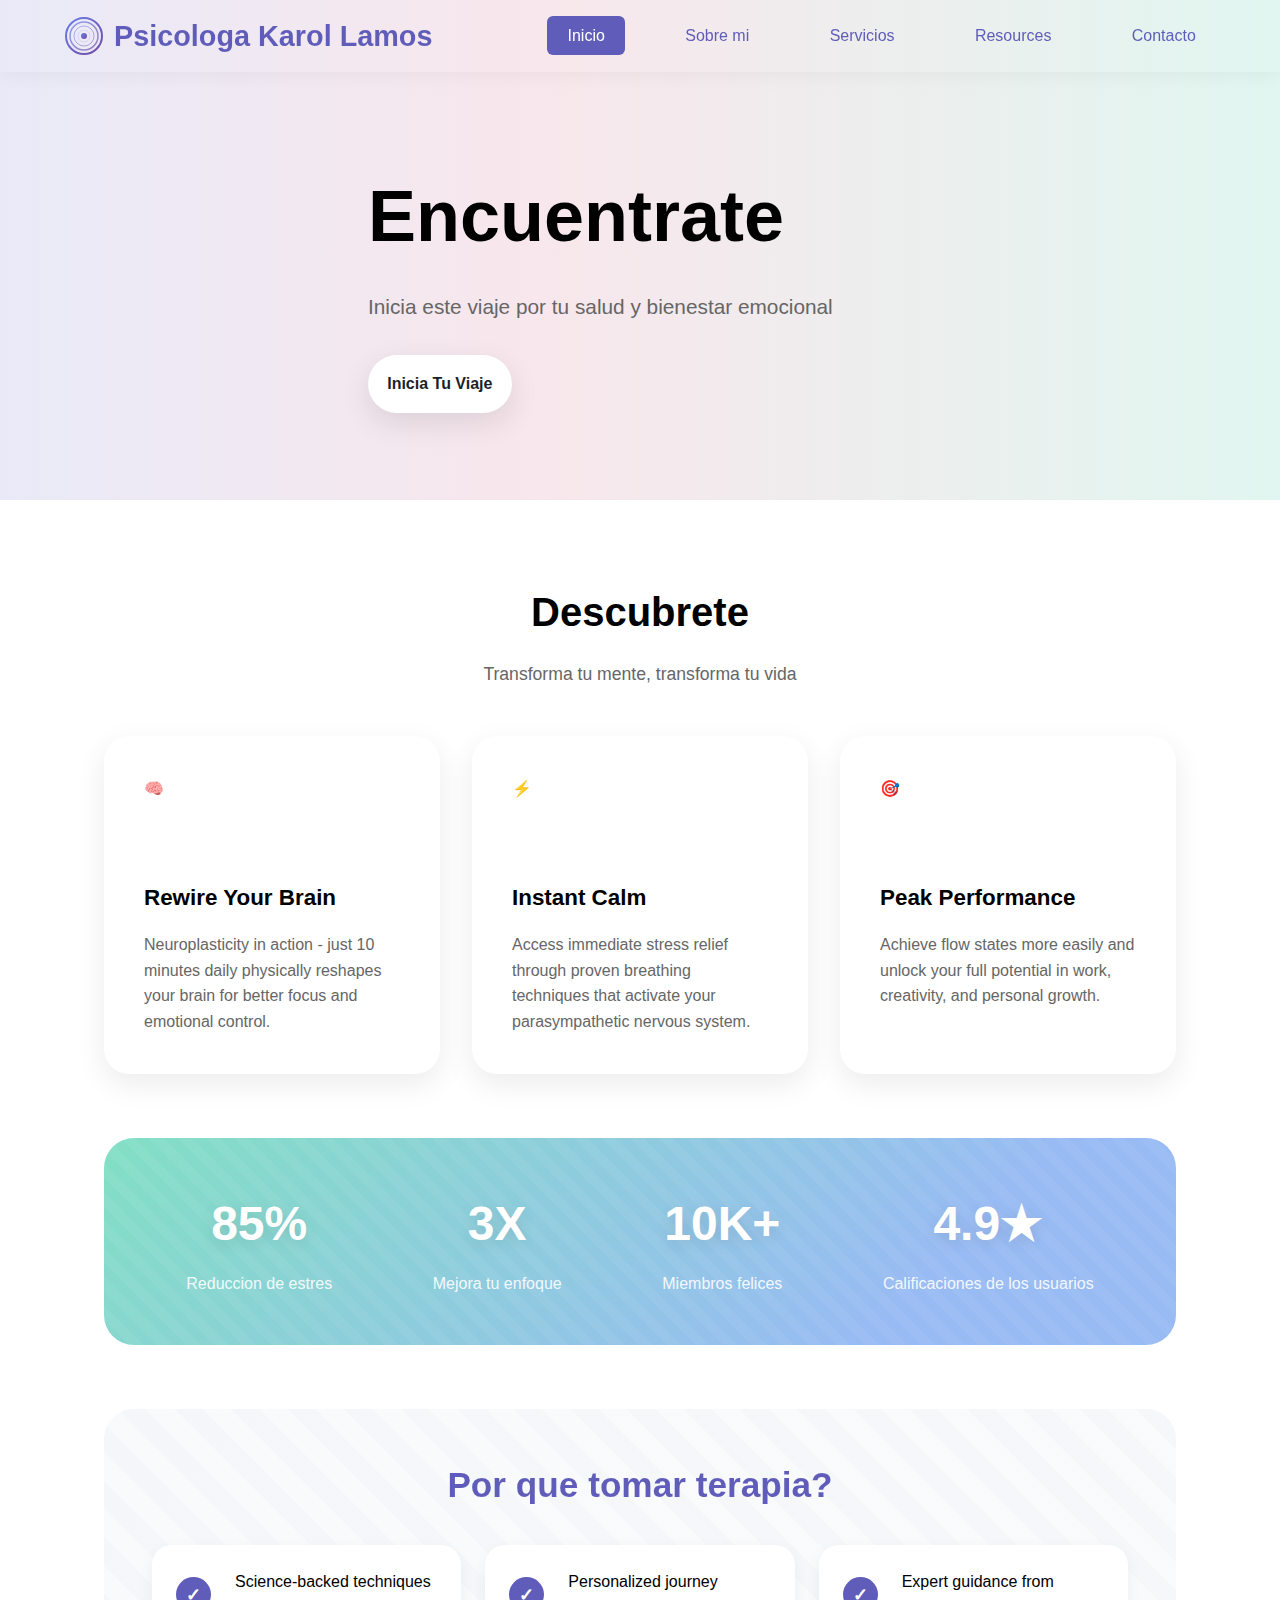
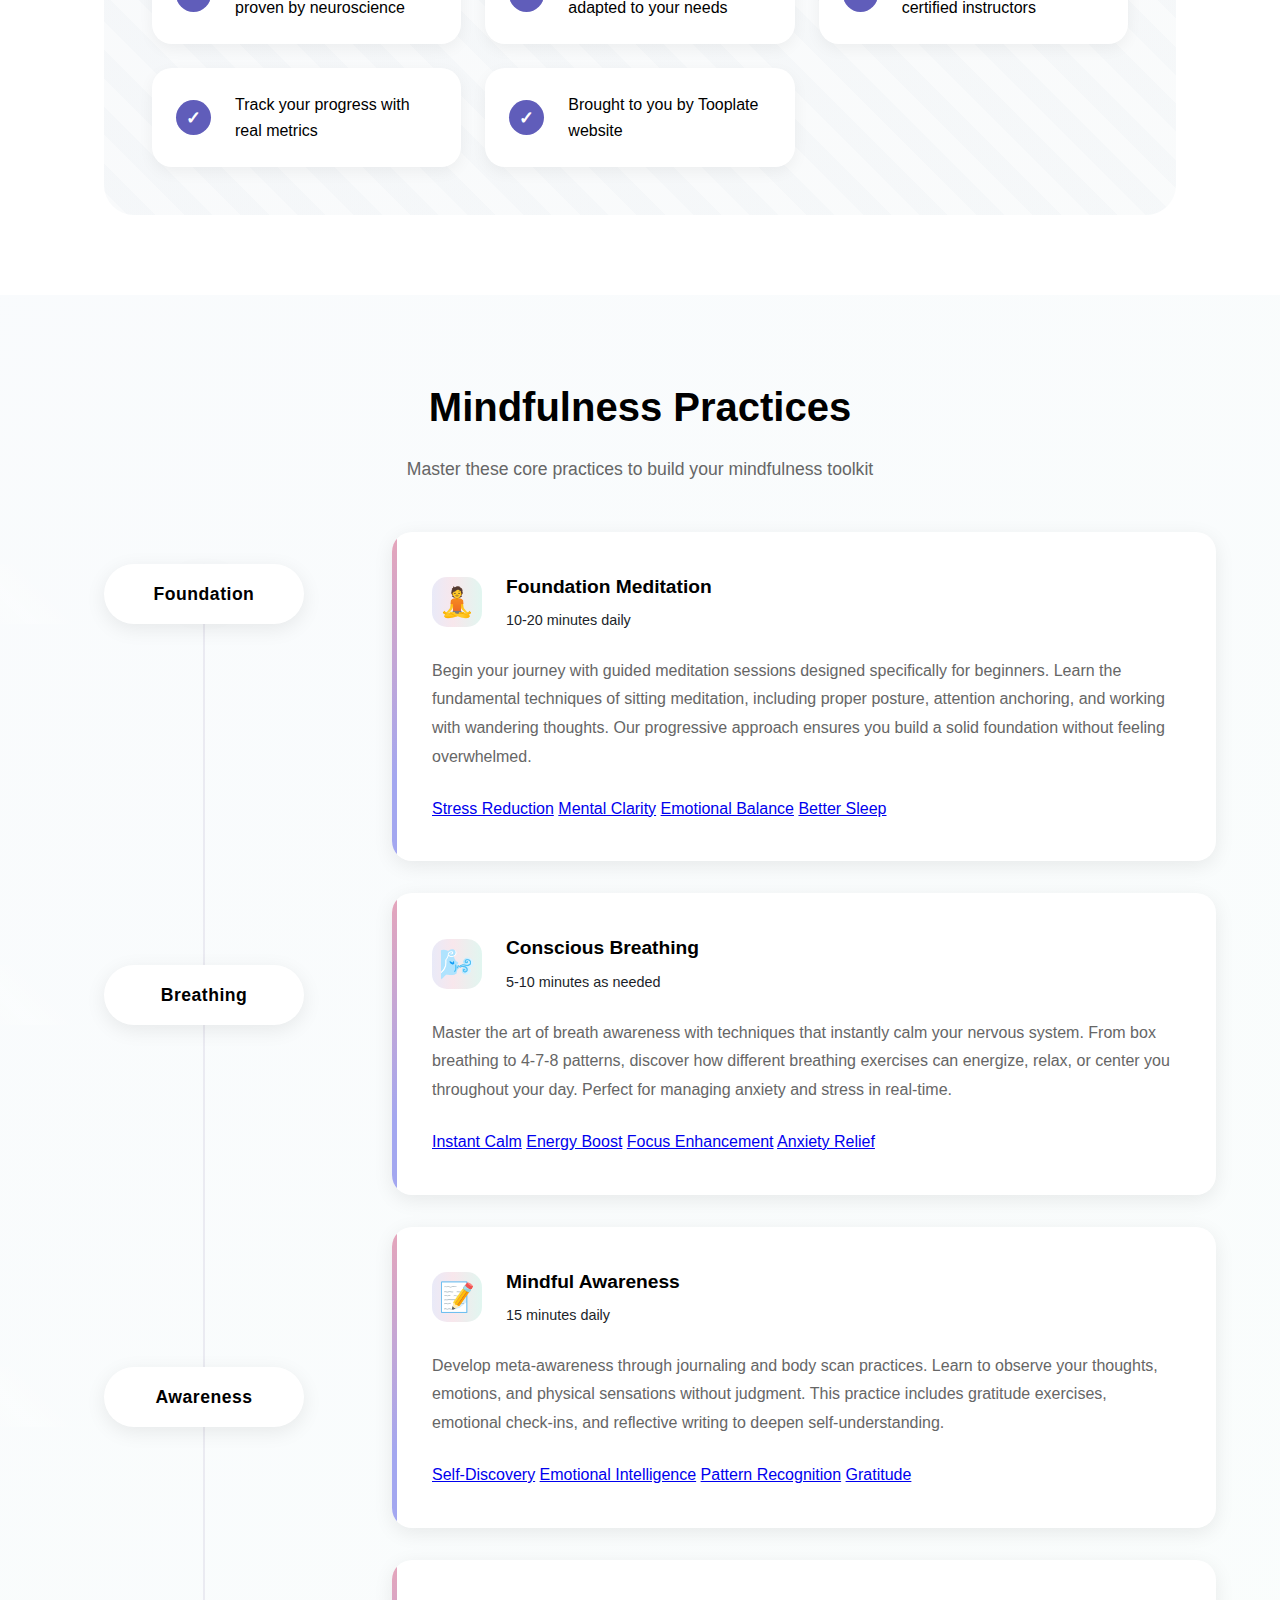
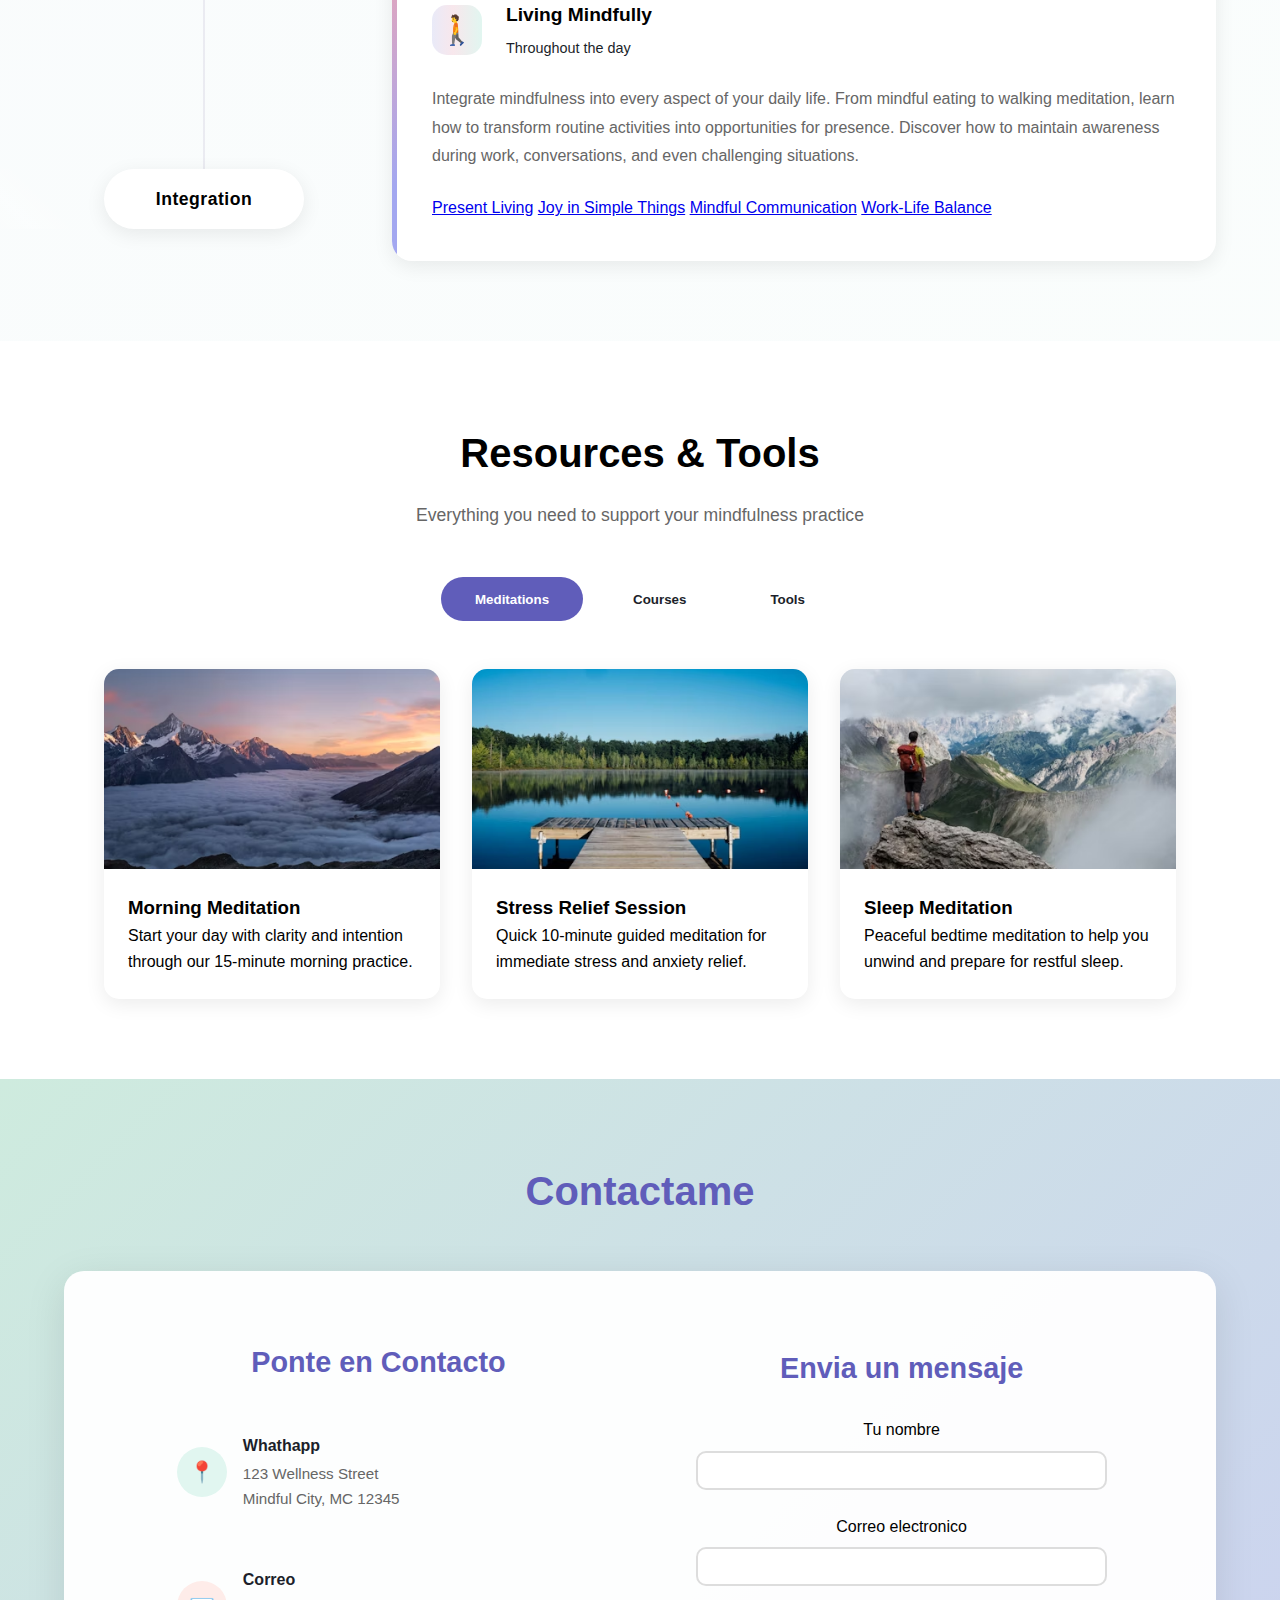
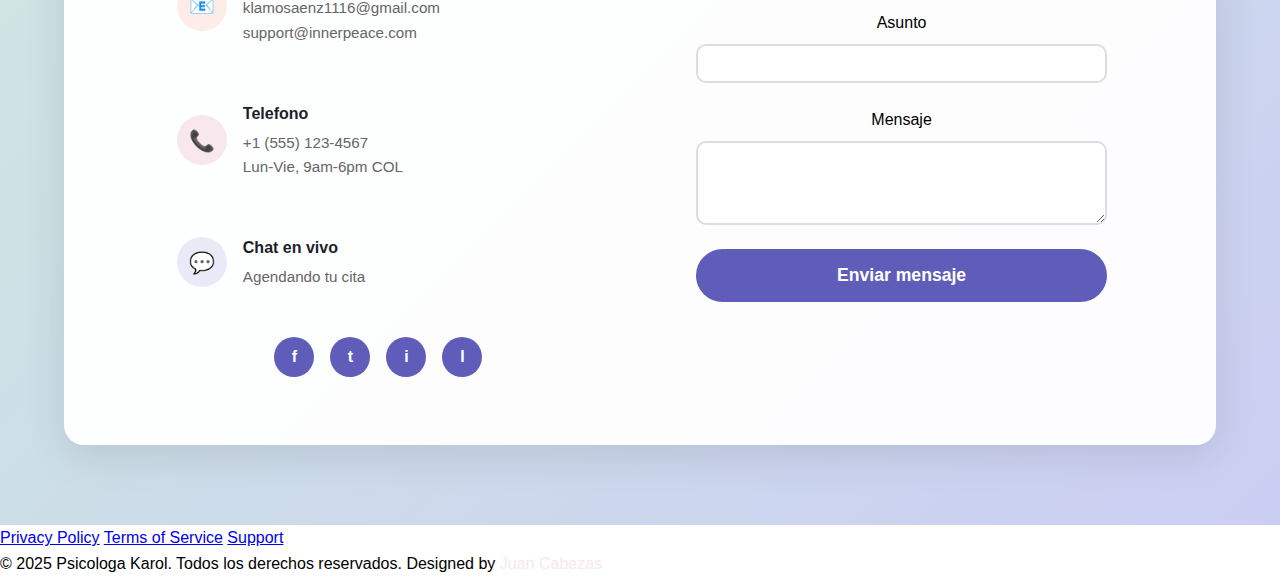
<file: index.html>
<!DOCTYPE html>
<html lang="en">
<head>
    <meta charset="UTF-8">
    <meta name="viewport" content="width=device-width, initial-scale=1.0">
    <title>Psicologa Karol</title>
    <link href="style.css" rel="stylesheet">
</head>
<body>
    <div class="geometric-bg"></div>

    <!-- Header -->
    <header>
        <nav>
            <a href="#hero" class="logo">
                <svg viewBox="0 0 40 40" xmlns="http://www.w3.org/2000/svg">
                    <defs>
                        <linearGradient id="logoGradient" x1="0%" y1="0%" x2="100%" y2="100%">
                            <stop offset="0%" style="stop-color:#667eea;stop-opacity:1" />
                            <stop offset="100%" style="stop-color:#764ba2;stop-opacity:1" />
                        </linearGradient>
                    </defs>
                    <circle cx="20" cy="20" r="18" fill="none" stroke="url(#logoGradient)" stroke-width="2"/>
                    <circle cx="20" cy="20" r="14" fill="none" stroke="url(#logoGradient)" stroke-width="1.5" opacity="0.7"/>
                    <circle cx="20" cy="20" r="10" fill="none" stroke="url(#logoGradient)" stroke-width="1" opacity="0.5"/>
                    <circle cx="20" cy="20" r="6" fill="none" stroke="url(#logoGradient)" stroke-width="0.5" opacity="0.3"/>
                    <circle cx="20" cy="20" r="3" fill="url(#logoGradient)"/>
                </svg>
                <span class="logo-text">Psicologa Karol Lamos
                </span>
            </a>
            <div class="menu-toggle" onclick="toggleMenu()">
                <span></span>
                <span></span>
                <span></span>
            </div>
            <ul class="nav-links">
                <li><a href="#hero" class="nav-link active">Inicio</a></li>
                <li><a href="#about" class="nav-link">Sobre mi</a></li>
                <li><a href="#practices" class="nav-link">Servicios</a></li>
                <li><a href="#resources" class="nav-link">Resources</a></li>
                <li><a href="#contact" class="nav-link">Contacto</a></li>
            </ul>
        </nav>
    </header>

    <!-- Hero Section with Enhanced Background -->
    <section id="hero">
        <!-- Network Background -->
        <div class="imagen-fondo"></div>
        <div class="network-bg">
            <div class="network-line"></div>
            <div class="network-line"></div>
            <div class="network-line"></div>
            <div class="network-line"></div>
            <div class="network-line"></div>
            <div class="network-line"></div>
            <div class="network-line"></div>
            <div class="network-line"></div>
            <div class="network-dot"></div>
            <div class="network-dot"></div>
            <div class="network-dot"></div>
            <div class="network-dot"></div>
            <div class="network-dot"></div>
            <div class="network-dot"></div>
            <div class="network-dot"></div>
            <div class="network-dot"></div>
            <div class="network-dot"></div>
            <div class="network-dot"></div>
            <div class="network-dot"></div>
            <div class="network-dot"></div>
        </div>
        
        <div class="peace-bg">
            <div class="breathing-circle"></div>
            <div class="breathing-circle"></div>
            <div class="breathing-circle"></div>
            <div class="breathing-circle"></div>
        </div>
        <div class="floating-elements">
            <div class="zen-stone"></div>
            <div class="zen-stone"></div>
            <div class="zen-stone"></div>
        </div>
        <div class="mandala-bg">
            <div class="mandala-circle"></div>
            <div class="mandala-circle"></div>
            <div class="mandala-circle"></div>
        </div>
        <div class="hero-content">
            <h1>Encuentrate</h1>
            <p>Inicia este viaje por tu salud y bienestar emocional</p>
            <a href="#about" class="cta-button">Inicia Tu Viaje</a>
        </div>
    </section>

    <!-- About Section - Complete Redesign -->
    <section id="about">
        <h2 class="section-title">Descubrete</h2>
        <p class="section-subtitle">
            Transforma tu mente, transforma tu vida
        </p>
        
        <!-- Floating Cards Design -->
        <div class="about-floating-cards">
            <div class="floating-card">
                <div class="card-icon">
                    <div class="icon-wrapper">🧠</div>
                </div>
                <h3>Rewire Your Brain</h3>
                <p>Neuroplasticity in action - just 10 minutes daily physically reshapes your brain for better focus and emotional control.</p>
            </div>
            
            <div class="floating-card">
                <div class="card-icon">
                    <div class="icon-wrapper">⚡</div>
                </div>
                <h3>Instant Calm</h3>
                <p>Access immediate stress relief through proven breathing techniques that activate your parasympathetic nervous system.</p>
            </div>
            
            <div class="floating-card">
                <div class="card-icon">
                    <div class="icon-wrapper">🎯</div>
                </div>
                <h3>Peak Performance</h3>
                <p>Achieve flow states more easily and unlock your full potential in work, creativity, and personal growth.</p>
            </div>
        </div>

        <!-- Stats Banner -->
        <div class="stats-banner">
            <div class="stat-block">
                <div class="stat-value">85%</div>
                <div class="stat-desc">Reduccion de estres</div>
            </div>
            <div class="stat-block">
                <div class="stat-value">3X</div>
                <div class="stat-desc">Mejora tu enfoque</div>
            </div>
            <div class="stat-block">
                <div class="stat-value">10K+</div>
                <div class="stat-desc">Miembros felices</div>
            </div>
            <div class="stat-block">
                <div class="stat-value">4.9★</div>
                <div class="stat-desc">Calificaciones de los usuarios</div>
            </div>
        </div>

        <!-- Feature Showcase -->
        <div class="feature-showcase">
            <div class="showcase-content">
                <h3>Por que tomar terapia?</h3>
                <ul class="feature-list">
                    <li>
                        <span class="feature-check">✓</span>
                        <span>Science-backed techniques proven by neuroscience</span>
                    </li>
                    <li>
                        <span class="feature-check">✓</span>
                        <span>Personalized journey adapted to your needs</span>
                    </li>
                    <li>
                        <span class="feature-check">✓</span>
                        <span>Expert guidance from certified instructors</span>
                    </li>
                    <li>
                        <span class="feature-check">✓</span>
                        <span>Track your progress with real metrics</span>
                    </li>
                    <li>
                        <span class="feature-check">✓</span>
                        <span>Brought to you by Tooplate website</span>
                    </li>
                </ul>
            </div>
        </div>
    </section>

    <!-- Practices Section - Enhanced Timeline Design -->
    <section id="practices">
        <div class="practices-container">
            <h2 class="section-title">Mindfulness Practices</h2>
            <p class="section-subtitle">Master these core practices to build your mindfulness toolkit</p>
            
            <div class="practice-layout">
                <!-- Futuristic Left Timeline -->
                <div class="timeline-track">
                    <div class="timeline-progress"></div>
                    <div class="timeline-points">
                        <div class="timeline-point active">
                            <div class="futuristic-label">
                                <span class="label-text">Foundation</span>
                            </div>
                            <div class="timeline-indicator"></div>
                        </div>
                        <div class="timeline-point">
                            <div class="futuristic-label">
                                <span class="label-text">Breathing</span>
                            </div>
                            <div class="timeline-indicator"></div>
                        </div>
                        <div class="timeline-point">
                            <div class="futuristic-label">
                                <span class="label-text">Awareness</span>
                            </div>
                            <div class="timeline-indicator"></div>
                        </div>
                        <div class="timeline-point">
                            <div class="futuristic-label">
                                <span class="label-text">Integration</span>
                            </div>
                            <div class="timeline-indicator"></div>
                        </div>
                    </div>
                </div>

                <!-- Right Content Area -->
                <div class="practice-content-area">
                    <div class="practice-card-new">
                        <div class="practice-header">
                            <div class="practice-icon-new">🧘</div>
                            <div class="practice-info">
                                <h3>Foundation Meditation</h3>
                                <span class="practice-duration">10-20 minutes daily</span>
                            </div>
                        </div>
                        <p class="practice-description">
                            Begin your journey with guided meditation sessions designed specifically for beginners. Learn the fundamental techniques of sitting meditation, including proper posture, attention anchoring, and working with wandering thoughts. Our progressive approach ensures you build a solid foundation without feeling overwhelmed.
                        </p>
                        <div class="practice-benefits">
                            <a href="#" class="benefit-tag">Stress Reduction</a>
                            <a href="#" class="benefit-tag">Mental Clarity</a>
                            <a href="#" class="benefit-tag">Emotional Balance</a>
                            <a href="#" class="benefit-tag">Better Sleep</a>
                        </div>
                    </div>

                    <div class="practice-card-new">
                        <div class="practice-header">
                            <div class="practice-icon-new">🌬️</div>
                            <div class="practice-info">
                                <h3>Conscious Breathing</h3>
                                <span class="practice-duration">5-10 minutes as needed</span>
                            </div>
                        </div>
                        <p class="practice-description">
                            Master the art of breath awareness with techniques that instantly calm your nervous system. From box breathing to 4-7-8 patterns, discover how different breathing exercises can energize, relax, or center you throughout your day. Perfect for managing anxiety and stress in real-time.
                        </p>
                        <div class="practice-benefits">
                            <a href="#" class="benefit-tag">Instant Calm</a>
                            <a href="#" class="benefit-tag">Energy Boost</a>
                            <a href="#" class="benefit-tag">Focus Enhancement</a>
                            <a href="#" class="benefit-tag">Anxiety Relief</a>
                        </div>
                    </div>

                    <div class="practice-card-new">
                        <div class="practice-header">
                            <div class="practice-icon-new">📝</div>
                            <div class="practice-info">
                                <h3>Mindful Awareness</h3>
                                <span class="practice-duration">15 minutes daily</span>
                            </div>
                        </div>
                        <p class="practice-description">
                            Develop meta-awareness through journaling and body scan practices. Learn to observe your thoughts, emotions, and physical sensations without judgment. This practice includes gratitude exercises, emotional check-ins, and reflective writing to deepen self-understanding.
                        </p>
                        <div class="practice-benefits">
                            <a href="#" class="benefit-tag">Self-Discovery</a>
                            <a href="#" class="benefit-tag">Emotional Intelligence</a>
                            <a href="#" class="benefit-tag">Pattern Recognition</a>
                            <a href="#" class="benefit-tag">Gratitude</a>
                        </div>
                    </div>

                    <div class="practice-card-new">
                        <div class="practice-header">
                            <div class="practice-icon-new">🚶</div>
                            <div class="practice-info">
                                <h3>Living Mindfully</h3>
                                <span class="practice-duration">Throughout the day</span>
                            </div>
                        </div>
                        <p class="practice-description">
                            Integrate mindfulness into every aspect of your daily life. From mindful eating to walking meditation, learn how to transform routine activities into opportunities for presence. Discover how to maintain awareness during work, conversations, and even challenging situations.
                        </p>
                        <div class="practice-benefits">
                            <a href="#" class="benefit-tag">Present Living</a>
                            <a href="#" class="benefit-tag">Joy in Simple Things</a>
                            <a href="#" class="benefit-tag">Mindful Communication</a>
                            <a href="#" class="benefit-tag">Work-Life Balance</a>
                        </div>
                    </div>
                </div>
            </div>
        </div>
    </section>

    <!-- Resources Section - Tab Structure -->
    <section id="resources">
        <h2 class="section-title">Resources & Tools</h2>
        <p class="section-subtitle">Everything you need to support your mindfulness practice</p>
        
        <div class="resource-tabs">
            <button class="tab-btn active" onclick="showTab('meditations')">Meditations</button>
            <button class="tab-btn" onclick="showTab('courses')">Courses</button>
            <button class="tab-btn" onclick="showTab('tools')">Tools</button>
        </div>

        <div id="meditations" class="tab-content active">
            <div class="resource-list">
                <div class="resource-card">
                    <div class="resource-image">
                        <div class="resource-thumbnail morning-meditation"></div>
                    </div>
                    <div class="resource-body">
                        <h3>Morning Meditation</h3>
                        <p>Start your day with clarity and intention through our 15-minute morning practice.</p>
                    </div>
                </div>
                <div class="resource-card">
                    <div class="resource-image">
                        <div class="resource-thumbnail stress-relief"></div>
                    </div>
                    <div class="resource-body">
                        <h3>Stress Relief Session</h3>
                        <p>Quick 10-minute guided meditation for immediate stress and anxiety relief.</p>
                    </div>
                </div>
                <div class="resource-card">
                    <div class="resource-image">
                        <div class="resource-thumbnail sleep-meditation"></div>
                    </div>
                    <div class="resource-body">
                        <h3>Sleep Meditation</h3>
                        <p>Peaceful bedtime meditation to help you unwind and prepare for restful sleep.</p>
                    </div>
                </div>
            </div>
        </div>

        <div id="courses" class="tab-content">
            <div class="resource-list">
                <div class="resource-card">
                    <div class="resource-image">
                        <div class="resource-thumbnail mbsr-course"></div>
                    </div>
                    <div class="resource-body">
                        <h3>8-Week MBSR Program</h3>
                        <p>Comprehensive Mindfulness-Based Stress Reduction course with certified instructors.</p>
                    </div>
                </div>
                <div class="resource-card">
                    <div class="resource-image">
                        <div class="resource-thumbnail leadership-course"></div>
                    </div>
                    <div class="resource-body">
                        <h3>Mindful Leadership</h3>
                        <p>Develop presence and emotional intelligence for effective leadership.</p>
                    </div>
                </div>
                <div class="resource-card">
                    <div class="resource-image">
                        <div class="resource-thumbnail beginner-course"></div>
                    </div>
                    <div class="resource-body">
                        <h3>Beginner's Journey</h3>
                        <p>30-day introduction to mindfulness with daily lessons and practices.</p>
                    </div>
                </div>
            </div>
        </div>

        <div id="tools" class="tab-content">
            <div class="resource-list">
                <div class="resource-card">
                    <div class="resource-image">
                        <div class="resource-thumbnail timer-tool"></div>
                    </div>
                    <div class="resource-body">
                        <h3>Meditation Timer</h3>
                        <p>Customizable timer with ambient sounds and interval bells for your practice.</p>
                    </div>
                </div>
                <div class="resource-card">
                    <div class="resource-image">
                        <div class="resource-thumbnail mood-tracker"></div>
                    </div>
                    <div class="resource-body">
                        <h3>Mood Tracker</h3>
                        <p>Monitor your emotional patterns and see how mindfulness impacts your well-being.</p>
                    </div>
                </div>
                <div class="resource-card">
                    <div class="resource-image">
                        <div class="resource-thumbnail breathing-tool"></div>
                    </div>
                    <div class="resource-body">
                        <h3>Breathing Exercises</h3>
                        <p>Interactive breathing patterns for different situations and energy levels.</p>
                    </div>
                </div>
            </div>
        </div>
    </section>

    <!-- Contact Section - Two Columns -->
    <section id="contact">
        <div class="contact-container">
            <h2 class="section-title">Contactame</h2>
            
            <div class="contact-wrapper">
                <div class="contact-info">
                    <h3>Ponte en Contacto</h3>
                    
                    <div class="info-item">
                        <div class="info-icon">📍</div>
                        <div class="info-text">
                            <h4>Whathapp</h4>
                            <p>123 Wellness Street<br>Mindful City, MC 12345</p>
                        </div>
                    </div>

                    <div class="info-item">
                        <div class="info-icon">📧</div>
                        <div class="info-text">
                            <h4>Correo</h4>
                            <p>klamosaenz1116@gmail.com<br>support@innerpeace.com</p>
                        </div>
                    </div>

                    <div class="info-item">
                        <div class="info-icon">📞</div>
                        <div class="info-text">
                            <h4>Telefono</h4>
                            <p>+1 (555) 123-4567<br>Lun-Vie, 9am-6pm COL</p>
                        </div>
                    </div>

                    <div class="info-item">
                        <div class="info-icon">💬</div>
                        <div class="info-text">
                            <h4>Chat en vivo</h4>
                            <p>Agendando tu cita</p>
                        </div>
                    </div>

                    <div class="social-links">
                        <a href="#" class="social-link">f</a>
                        <a href="#" class="social-link">t</a>
                        <a href="#" class="social-link">i</a>
                        <a href="#" class="social-link">l</a>
                    </div>
                </div>

                <div class="contact-form">
                    <h3 style="color: var(--primary); font-size: 1.8rem; margin-bottom: 2rem;">Envia un mensaje</h3>
                    <form>
                        <div class="form-group">
                            <label for="name">Tu nombre</label>
                            <input type="text" id="name" name="name" required>
                        </div>
                        <div class="form-group">
                            <label for="email">Correo electronico</label>
                            <input type="email" id="email" name="email" required>
                        </div>
                        <div class="form-group">
                            <label for="subject">Asunto</label>
                            <input type="text" id="subject" name="subject" required>
                        </div>
                        <div class="form-group">
                            <label for="message">Mensaje</label>
                            <textarea id="message" name="message" rows="4" required></textarea>
                        </div>
                        <button type="submit" class="submit-btn">Enviar mensaje</button>
                    </form>
                </div>
            </div>
        </div>
    </section>

    <!-- Footer -->
    <footer>
        <div class="footer-content">
            <div class="footer-links">
                <a href="#privacy">Privacy Policy</a>
                <a href="#terms">Terms of Service</a>
                <a href="#support">Support</a>
            </div>
            <div class="copyright">
                <p>&copy; 2025 Psicologa Karol. Todos los derechos reservados. 
                Designed by <a rel="nofollow noopener" href="" target="_blank" style="color: var(--accent); text-decoration: none; transition: color 0.3s ease;">Juan Cabezas</a></p>
            </div>
        </div>
    </footer>
<script src="scripts.js"></script>
</body>
</html>
</file>
<file: style.css>
@charset "utf-8";
/* CSS Document */

*,
*::before,
*::after {
	margin: 0;
 	padding: 0;
	box-sizing: border-box;
}

:root {
	--primary: #605dba;
	--secondary: #0d92a0;
	--accent: #f8e7ec;
	--light: #ffffff;
	--dark: #000000;
	--gradient-1: linear-gradient(135deg, #e7a5b9 0%, #a3a7f0 75%);
	--gradient-2: linear-gradient(90deg, var(--complementary--500), var(--complementary--300) 42%, var(--complementary--700));
	--gradient-3: linear-gradient(135deg, #82dfc4 0%, #98bbf3 75%);
	--neutral--200: #1c1f2a;
	--complementary--100: #fef3e4;
    --complementary--200: #feece9;
	--complementary--300: #f8e7ec;
	--complementary--400: #e9eaf8;
	--complementary--500: #e9eaf8;
    --complementary--700: #e1f6f0;
	--color-for-updates: transparent;
}

body {
	font-family: 'Karla', sans-serif;
	line-height: 1.6;
	color: var(--dark);
	background: var(--light);
	overflow-x: hidden;
}

/* Header */
header {
	background: var(--gradient-2);
	backdrop-filter: blur(10px);
	box-shadow: 0 2px 20px rgba(0, 0, 0, 0.05);
	position: fixed;
	width: 100%;
	top: 0;
	z-index: 1000;
	transition: all 0.3s ease;
}

nav {
	display: flex;
	justify-content: space-between;
	align-items: center;
	padding: 0.8rem 5%;
	max-width: 1400px;
	margin: 0 auto;
	flex-wrap: wrap;
}

@media (max-width: 1000px) and (min-width: 769px) {
	nav {
		flex-direction: column;
		gap: 1rem;
		padding: 1rem 5%;
	}

	.nav-links {
		width: 100%;
		justify-content: center;
	}
}

/* Logo SVG */
.logo {
	display: flex;
	align-items: center;
	gap: 10px;
	text-decoration: none;
	transition: transform 0.3s ease;
}

.logo:hover {
	transform: scale(1.05);
}

.logo svg {
	width: 40px;
	height: 40px;
}

.logo-text {
	font-size: 1.8rem;
	font-weight: bold;
	background: var(--primary);
	-webkit-background-clip: text;
	-webkit-text-fill-color: transparent;
	background-clip: text;
}

.nav-links {
	display: flex;
	list-style: none;
	gap: 2.5rem;
}

.nav-links a {
	text-decoration: none;
	color: var(--primary);
	font-weight: 500;
	font-size: 1rem;
	transition: all 0.3s ease;
	position: relative;
	padding: 0.6rem 1.2rem;
	border-radius: 6px;
	border: 1px solid transparent;
}

.nav-links a:hover {
	color: var(--primary);
	background: rgba(45, 90, 135, 0.05);
	border-color: rgba(45, 90, 135, 0.2);
}

.nav-links a.active {
	color: white;
	background: var(--primary);
	
}



/* Mobile Menu Toggle */
.menu-toggle {
	display: none;
	flex-direction: column;
	cursor: pointer;
	gap: 4px;
}

.menu-toggle span {
	width: 25px;
	height: 3px;
	background: var(--dark);
	transition: all 0.3s ease;
	border-radius: 3px;
}

.menu-toggle.active span:nth-child(1) {
	transform: rotate(45deg) translate(5px, 5px);
}

.menu-toggle.active span:nth-child(2) {
	opacity: 0;
}

.menu-toggle.active span:nth-child(3) {
	transform: rotate(-45deg) translate(7px, -6px);
}

/* color primario en textos principales */
.text-color-primary {
	color: var(--primary);
}




/* =========================================== */
/* 1. SECCIÓN HERO (BASE: ESCRITORIO) */
/* =========================================== */

#hero {
    /* Altura y Compensación del Header Fijo (Escritorio) */
    height: auto;
    min-height: 500px; 
    
    
    display: flex;
    align-items: center;
    justify-content: center;
    background: var(--gradient-2);
    position: relative;
    overflow: hidden;
	padding-top: 71.65px; /* Compensación para el header fijo */
}

/* Contenedor del Hero (ESCRITORIO: Lado a Lado) */
.hero-wrapper {
    display: flex;
    flex-direction: row; /* Escritorio: Lado a Lado */
    justify-content: space-between;
    align-items: stretch; /* Asegura que los hijos se estiren a la misma altura */
    
    height: 100%; 
    width: 100%;
    
}

/* ------------------------------------------- */
/* 2. ESTILOS DE CONTENIDO Y COLUMNAS (ESCRITORIO) */
/* ------------------------------------------- */

.hero-content {
    flex: 1; /* Puedes ajustar a flex: 0.8 si quieres la imagen más grande */
    padding-right: 3rem; 
	padding-left: 3rem;
    
    /* Alineación y Centrado Vertical en Escritorio */
    text-align: left;
    display: flex;
    flex-direction: column;
    justify-content: center;
    height: auto;
    z-index: 10;
    max-width: 800px;
    position: relative;
    box-sizing: border-box;
	flex: 0 0 50%;
}

.hero-content h1 {
    font-size: 4.5rem;
    color: rgb(0, 0, 0);
    margin-bottom: 1rem;
    animation: fadeInUp 1s ease;
    text-align: left;
}

.hero-content p {
    font-size: 1.3rem;
    color: #666;
    margin-bottom: 2rem;
    animation: fadeInUp 1s ease 0.2s;
    animation-fill-mode: both;
}

.hero-image {
    flex: 0 0 50%; 
    justify-content: flex-end;
    align-items: center;
    height: 100%;
	position: relative;
}

.hero-img-responsive {
    max-width: 100%;
    width: 100%;
    height: 100%;
    object-fit: cover;
    display: block;
}

.cta-button {
    display: inline-block;
    padding: 1rem 1.2rem;
    background: white;
    color: var(--neutral--200);
    text-decoration: none;
    border-radius: 50px;
    font-weight: 600;
    transition: all 0.3s ease;
    animation: fadeInUp 1s ease 0.4s;
    animation-fill-mode: both;
    box-shadow: 0 10px 30px rgba(0, 0, 0, 0.1);
    width: fit-content;
}

.cta-button:hover {
    transform: translateY(-3px);
    box-shadow: 0 15px 40px rgba(0, 0, 0, 0.15);
}

.etiqueta-imagen {
	color: #fff;
	text-transform: uppercase;
	border: 1px solid #fff;
	border-radius: 20px;
	padding: 10px 20px 8px;
	font-size: 14px;
	line-height: 1;

	position: absolute;
	bottom: 25px;
	left: 25px;
	background: transparent;
	z-index: 15;
}

/* ------------------------------------------- */
/* 3. MEDIA QUERY (MÓVIL) */
/* ------------------------------------------- */
@media (max-width: 767px) {
    
    #hero {
        /* Reducir altura y compensación para móvil */
        min-height: 400px;
        height: 100vh; 
        padding-top: 10vh; /* Asumiendo que el header es más pequeño en móvil */
        display: flex;
		align-items: stretch;
    }

    .hero-wrapper {
        flex-direction: column; /* Móvil: Apilado */
        align-items: center; /* Centrado */
        height: 90vh;
		margin: 0 auto;
    }

    .hero-content {
        text-align: center; /* Alineación al centro para móvil */
		padding-top: 15px;
		width: 90%;
		margin: 0 auto;

		align-items: center;
	}
    
    .hero-content h1 {
        font-size: 1rem; /* Ajustado para móvil */
        text-align: center;
    }

    .hero-content p {
        text-align: center;
    }
    
    .hero-image {
        width: 100%;
        margin-top: 0; /* Espacio entre texto e imagen */
        height: 1vh; /* Altura ajustada para móvil */
		display: inline-block;
		align-items: stretch;
		flex-grow: 1;
		position: relative;
    }

    .hero-img-responsive {
        max-width: 100%;
    	width: 100%; /* ✅ Esto hace que ocupe todo el ancho de su contenedor */
    	height: auto; /* ✅ Esto hace que ocupe todo el alto de su contenedor */
    
    	/* Esto asegura que la imagen cubra todo el espacio, incluso si recorta un poco */
    	object-fit: cover;
		display: block; 
    	
    }
	.etiqueta-imagen {
		color: #fff;
		text-transform: uppercase;
		border: 1px solid #fff;
		border-radius: 20px;
		padding: 10px 20px 8px;
		font-size: 14px;
		line-height: 1;
		
		position: absolute;
		bottom: 25px;
		left: 25px;
		background: transparent;
		color: white;
		z-index: 15;
		white-space: nowrap;
	}
}

@keyframes fadeInUp {
	from {
		opacity: 0;
		transform: translateY(30px);
	}

	to {
		opacity: 1;
		transform: translateY(0);
	}
}

/* About Section - Complete Redesign */
#about {
	padding: 5rem 5%;
	max-width: 1200px;
	margin: 0 auto;
}

.section-title {
	text-align: center;
	font-size: 2.5rem;
	margin-bottom: 1rem;
	position: relative;
	color: var(--dark);
}

.section-subtitle {
	text-align: center;
	max-width: 800px;
	margin: 0 auto 3rem;
	color: #666;
	font-size: 1.1rem;
}

/* Floating Cards Design */
.about-floating-cards {
	display: grid;
	grid-template-columns: repeat(auto-fit, minmax(280px, 1fr));
	gap: 2rem;
	margin-bottom: 4rem;
}

.floating-card {
	background: white;
	border-radius: 25px;
	padding: 2.5rem;
	position: relative;
	overflow: hidden;
	box-shadow: 0 10px 30px rgba(0, 0, 0, 0.08);
	transition: all 0.4s cubic-bezier(0.175, 0.885, 0.32, 1.275);
}

.floating-card::before {
	content: '';
	position: absolute;
	top: -50%;
	right: -50%;
	width: 200%;
	height: 200%;
	background: radial-gradient(circle, var(--accent) 0%, transparent 70%);
	opacity: 0;
	transition: opacity 0.4s ease;
}

.floating-card:hover {
	transform: translateY(-10px) rotate(1deg);
	box-shadow: 0 20px 40px rgba(0, 0, 0, 0.12);
}

.floating-card:hover::before {
	opacity: 0.05;
}

.card-icon {
	width: 80px;
	height: 80px;
	margin-bottom: 1.5rem;
	position: relative;
}

.icon-wrapper-1 {
	width: 100%;
	height: 100%;
	background: var(--complementary--300);
	border-radius: 30% 70% 70% 30% / 30% 30% 70% 70%;
	display: flex;
	align-items: center;
	justify-content: center;
	font-size: 2.5rem;
	animation: morphShape 8s ease-in-out infinite;
	box-shadow: 0 10px 25px rgba(136, 176, 211, 0.3);
}
.icon-wrapper-2 {
	width: 100%;
	height: 100%;
	background: var(--complementary--700);
	border-radius: 30% 70% 70% 30% / 30% 30% 70% 70%;
	display: flex;
	align-items: center;
	justify-content: center;
	font-size: 2.5rem;
	animation: morphShape 8s ease-in-out infinite;
	box-shadow: 0 10px 25px rgba(136, 176, 211, 0.3);
}
.icon-wrapper-3 {
	width: 100%;
	height: 100%;
	background: var(--complementary--500);
	border-radius: 30% 70% 70% 30% / 30% 30% 70% 70%;
	display: flex;
	align-items: center;
	justify-content: center;
	font-size: 2.5rem;
	animation: morphShape 8s ease-in-out infinite;
	box-shadow: 0 10px 25px rgba(136, 176, 211, 0.3);
}

@keyframes morphShape {

	0%,
	100% {
		border-radius: 30% 70% 70% 30% / 30% 30% 70% 70%;
		transform: rotate(0deg);
	}

	25% {
		border-radius: 70% 30% 30% 70% / 70% 70% 30% 30%;
		transform: rotate(90deg);
	}

	50% {
		border-radius: 30% 70% 70% 30% / 70% 30% 30% 70%;
		transform: rotate(180deg);
	}

	75% {
		border-radius: 70% 30% 30% 70% / 30% 70% 70% 30%;
		transform: rotate(270deg);
	}
}

.floating-card h3 {
	font-size: 1.4rem;
	margin-bottom: 1rem;
	color: var(--dark);
}

.floating-card p {
	color: #666;
	line-height: 1.6;
}

/* Stats Banner */
.stats-banner {
	background: linear-gradient(135deg, #82dfc4 0%, #98bbf3 75%);
	border-radius: 30px;
	padding: 3rem;
	display: flex;
	justify-content: space-around;
	align-items: center;
	flex-wrap: wrap;
	gap: 2rem;
	margin-bottom: 4rem;
	position: relative;
	overflow: hidden;
}

.stats-banner::before {
	content: '';
	position: absolute;
	top: -50%;
	left: -50%;
	width: 200%;
	height: 200%;
	background: repeating-linear-gradient(45deg,
			transparent,
			transparent 10px,
			rgba(255, 255, 255, 0.05) 10px,
			rgba(255, 255, 255, 0.05) 20px);
	animation: slidePattern 20s linear infinite;
}

@keyframes slidePattern {
	0% {
		transform: translate(0, 0);
	}

	100% {
		transform: translate(50px, 50px);
	}
}

.stat-block {
	text-align: center;
	position: relative;
	z-index: 1;
}

.stat-value {
	font-size: 3rem;
	font-weight: bold;
	color: white;
	text-shadow: 0 4px 15px rgba(0, 0, 0, 0.1);
}

.stat-desc {
	color: rgba(255, 255, 255, 0.9);
	font-size: 1rem;
	margin-top: 0.5rem;
}

/* Feature Showcase */
.feature-showcase {
	display: grid;
	grid-template-columns: 1fr;
	gap: 2rem;
	padding: 3rem;
	background: linear-gradient(135deg, rgba(45, 90, 135, 0.03) 0%, rgba(74, 124, 138, 0.03) 100%);
	border-radius: 30px;
	position: relative;
	overflow: hidden;
	justify-content: center;
}

.feature-showcase::before {
	content: '';
	position: absolute;
	top: -50%;
	left: -50%;
	width: 200%;
	height: 200%;
	background: repeating-linear-gradient(45deg,
			transparent,
			transparent 20px,
			rgba(45, 90, 135, 0.02) 20px,
			rgba(45, 90, 135, 0.02) 40px);
	animation: slidePattern 30s linear infinite;
}

.showcase-content h3 {
	font-size: 2.2rem;
	margin-bottom: 2rem;
	background: var(--primary);
	-webkit-background-clip: text;
	-webkit-text-fill-color: transparent;
	background-clip: text;
	text-align: center;
	position: relative;
	z-index: 1;
	display: block;

}

.feature-list {
	list-style: none;
	gap: 1.5rem;
	position: relative;
	z-index: 1;
	display: unset;
}

.feature-list li {
	display: flex;
	align-items: center;
	gap: 1.5rem;
	padding: 1.5rem;
	background: white;
	border-radius: 20px;
	transition: all 0.4s ease;
	box-shadow: 0 5px 15px rgba(0, 0, 0, 0.05);
	position: relative;
	overflow: hidden;
	width: 100%;
	margin-bottom: 1.5rem;
}

.feature-list li::before {
	content: '';
	position: absolute;
	top: 0;
	left: -100%;
	width: 100%;
	height: 100%;
	background: linear-gradient(90deg, transparent, rgba(241, 229, 172, 0.2), transparent);
	transition: left 0.5s ease;
}

.feature-list li:hover {
	transform: translateY(-8px);
	box-shadow: 0 15px 35px rgba(0, 0, 0, 0.12);
}

.feature-list li:hover::before {
	left: 100%;
}

@media (min-width: 768px) {
    .feature-list {
        display: grid !important;
        grid-template-columns: repeat(auto-fit, minmax(280px, 1fr)) !important;
        grid-auto-rows: 1fr; 
    }
    
    .feature-list li {
        width: auto !important;
		margin-bottom: 0;
		height: 100%;
    }
}

.feature-check {
	width: 35px;
	height: 35px;
	background: var(--primary);
	border-radius: 50%;
	display: flex;
	align-items: center;
	justify-content: center;
	color: white;
	font-weight: bold;
	flex-shrink: 0;
	font-size: 1.1rem;
	transition: all 0.3s ease;
}

.feature-list li:hover .feature-check {
	transform: scale(1.1) rotate(360deg);
	box-shadow: 0 5px 15px rgba(241, 229, 172, 0.4);
}

/* Practices Section - Futuristic Timeline Design */
#practices {
	background: linear-gradient(135deg, rgba(136, 176, 211, 0.05) 0%, rgba(152, 216, 200, 0.05) 100%);
	padding: 5rem 5%;
}

.practices-container {
	max-width: 1200px;
	margin: 0 auto;
}

.practice-layout {
	display: grid;
	grid-template-columns: 280px 1fr;
	gap: 3rem;
	margin-top: 3rem;
}

/* Futuristic Left Timeline */
.timeline-track {
	position: relative;
	padding: 2rem 0;
}

.timeline-progress {
	position: absolute;
	left: 50%;
	top: 2rem;
	bottom: 2rem;
	width: 2px;
	background: rgba(107, 91, 149, 0.1);
	transform: translateX(-50%);
}

.timeline-progress::before {
	content: '';
	position: absolute;
	top: 0;
	left: 0;
	width: 100%;
	height: 0;
	background: var(--gradient-1);
	animation: fillTimeline 3s ease forwards;
}

@keyframes fillTimeline {
	to {
		height: 100%;
	}
}

.timeline-points {
	position: relative;
	height: 100%;
	display: flex;
	flex-direction: column;
	justify-content: space-between;
}

.timeline-point {
	display: flex;
	align-items: center;
	justify-content: center;
	cursor: pointer;
	transition: all 0.3s ease;
	position: relative;
}

.futuristic-label {
	position: relative;
	padding: 1rem 2rem;
	background: white;
	border-radius: 50px;
	font-weight: 600;
	color: var(--dark);
	transition: all 0.3s ease;
	box-shadow: 0 5px 20px rgba(0, 0, 0, 0.08);
	z-index: 5;
	min-width: 200px;
	text-align: center;
}

.futuristic-label::before {
	content: '';
	position: absolute;
	inset: -2px;
	border-radius: 50px;
	background: var(--gradient-1);
	opacity: 0;
	transition: opacity 0.3s ease;
	z-index: -1;
}

.futuristic-label::after {
	content: '';
	position: absolute;
	inset: 0;
	border-radius: 50px;
	background: linear-gradient(45deg, transparent 30%, rgba(255, 255, 255, 0.3) 50%, transparent 70%);
	transform: translateX(-100%);
	transition: transform 0.6s ease;
	z-index: -1;
}

.timeline-point:hover .futuristic-label,
.timeline-point.active .futuristic-label {
	animation: zoomPulse 0.6s ease-in-out;
}

@keyframes zoomPulse {
	0% {
		transform: scale(1);
	}

	50% {
		transform: scale(1.05);
	}

	100% {
		transform: scale(1);
	}
}


.timeline-point:hover .timeline-indicator,
.timeline-point.active .timeline-indicator {
	transform: translateX(-50%) scale(1.3);
	background: var(--primary);
	box-shadow: 0 0 15px rgba(45, 90, 135, 0.6);
}

.label-text {
	position: relative;
	z-index: 2;
	font-size: 1.1rem;
	letter-spacing: 0.5px;
}

/* Glowing dot indicator */
.timeline-indicator {
	position: absolute;
	left: 50%;
	transform: translateX(-50%);
	width: 12px;
	height: 12px;
	background: white;
	border: 2px solid var(--primary);
	border-radius: 50%;
	z-index: 2;
}

.timeline-point.active .timeline-indicator {
	background: var(--primary);
	box-shadow: 0 0 20px rgba(107, 91, 149, 0.5);
}

/* Right Content Area */
.practice-content-area {
	display: grid;
	gap: 2rem;
}

.practice-card-new {
	background: white;
	padding: 2.5rem;
	border-radius: 20px;
	box-shadow: 0 5px 20px rgba(0, 0, 0, 0.08);
	transition: all 0.3s ease;
	position: relative;
	overflow: hidden;
}

.practice-card-new::before {
	content: '';
	position: absolute;
	top: 0;
	left: 0;
	width: 5px;
	height: 100%;
	background: var(--gradient-1);
}

.practice-card-new:hover {
	transform: translateX(10px);
	box-shadow: 0 10px 30px rgba(0, 0, 0, 0.12);
}

.practice-header {
	display: flex;
	align-items: center;
	gap: 1.5rem;
	margin-bottom: 1.5rem;
}

.practice-icon-new {
	width: 50px;
	height: 50px;
	background: var(--gradient-2);
	border-radius: 15px;
	display: flex;
	align-items: center;
	justify-content: center;
	font-size: 1.8rem;
	flex-shrink: 0;
	min-width: 50px;
}

.practice-info h3 {
	font-size: 1.2rem;
	color: var(--dark);
	margin-bottom: 0.3rem;
}

.practice-duration {
	font-size: 0.9rem;
	color: var(--neutral--200);
	font-weight: 500;
}

.practice-description {
	color: #666;
	line-height: 1.8;
	margin-bottom: 1.5rem;
}

.agenda-cita {
	display: flex;
	gap: 1rem;
	flex-wrap: wrap;
}

.agenda-cita-tag {
	padding: 0.5rem 1rem;
	background: var(--complementary--700);
	border-radius: 20px;
	font-size: 0.85rem;
	color: var(--neutral--200);
	font-weight: 500;
	cursor: pointer;
	transition: all 0.3s ease;
	text-decoration: none;
	display: inline-block;
	font-weight: bold;
}

.agenda-cita-tag:hover {
	background: linear-gradient(135deg, rgba(45, 90, 135, 0.1) 0%, rgba(74, 124, 138, 0.1) 100%);
	color: var(--neutral--200);
	transform: translateY(-2px);
	box-shadow: 0 5px 15px rgba(74, 144, 226, 0.3);
}

/* Resources Section - New Structure */
#resources {
	padding: 5rem 5%;
	max-width: 1200px;
	margin: 0 auto;
}

.resource-tabs {
	display: flex;
	justify-content: center;
	gap: 1rem;
	margin-bottom: 3rem;
}

.tab-btn {
	padding: 0.8rem 2rem;
	background: white;
	border-color: transparent;
	color: var(--neutral--200);
	font-weight: 600;
	cursor: pointer;
	transition: all 0.3s ease;
}

.tab-btn.active,
.tab-btn:hover {
	background: var(--primary);
	color: white;	
	border-radius: 25px;
	transition: all 0.3s ease;
	cursor: pointer;
}

.tab-content {
	display: none;
}

.tab-content.active {
	display: block;
	animation: fadeIn 0.5s ease;
}

@keyframes fadeIn {
	from {
		opacity: 0;
	}

	to {
		opacity: 1;
	}
}

.resource-list {
	display: grid;
	grid-template-columns: repeat(auto-fit, minmax(300px, 1fr));
	gap: 2rem;
}

.resource-card {
	background: white;
	border-radius: 15px;
	overflow: hidden;
	box-shadow: 0 5px 20px rgba(0, 0, 0, 0.08);
	transition: all 0.3s ease;
}

.resource-card:hover {
	transform: translateY(-5px);
	box-shadow: 0 10px 30px rgba(0, 0, 0, 0.12);
}

.resource-image {
	height: 200px;
	background: var(--gradient-2);
	position: relative;
	overflow: hidden;
	display: flex;
	align-items: center;
	justify-content: center;
}

.resource-thumbnail {
	width: 100%;
	height: 100%;
	background-size: cover;
	background-position: center;
	background-repeat: no-repeat;
	display: flex;
	align-items: center;
	justify-content: center;
	font-size: 0;
	color: transparent;
	position: relative;
	z-index: 1;
}

/* Real thumbnail images */
.morning-meditation {
	background-image: url('images/unsplash-mountain-cloud.avif');
}

.stress-relief {
	background-image: url('images/unsplash-blue-lakeside.avif');
}

.sleep-meditation {
	background-image: url('images/unsplash-mountain-top.avif');
}

.mbsr-course {
	background-image: url('images/unsplash-library-bookshelf.avif');
}

.leadership-course {
	background-image: url('images/unsplash-people-meeting-room.avif');
}

.beginner-course {
	background-image: url('images/unsplash-yoga-session.avif');
}

.timer-tool {
	background-image: url('images/unsplash-meditation-timer.avif');
}

.mood-tracker {
	background-image: url('images/unsplash-mood-tracker.avif');
}

.breathing-tool {
	background-image: url('images/unsplash-breathing-exercise.avif');
}

.resource-image::before {
	content: '';
	position: absolute;
	width: 200%;
	height: 200%;
	background: repeating-linear-gradient(45deg,
			transparent,
			transparent 10px,
			rgba(255, 255, 255, 0.1) 10px,
			rgba(255, 255, 255, 0.1) 20px);
	animation: slide 20s linear infinite;
}

@keyframes slide {
	0% {
		transform: translate(-50%, -50%);
	}

	100% {
		transform: translate(0, 0);
	}
}

.resource-body {
	padding: 1.5rem;
}

/* Contact Section - Two Columns */
#contact {
	background: linear-gradient(135deg, #ceebde 0%, #cbcef3 100%);
	padding: 5rem 5%;
	color: white;
}

.contact-container {
	max-width: 1200px;
	margin: 0 auto;
}

.contact-container h2 {
	color: var(--primary);
	margin-bottom: 3rem;
}

.contact-wrapper {
	display: flex;
	gap: 3rem;
	background: rgba(255, 255, 255, 0.95);
	padding: 3rem;
	border-radius: 20px;
	box-shadow: 0 10px 40px rgba(0, 0, 0, 0.1);
	flex-wrap: wrap;
	justify-content: center;
}

.contact-info,
.contact-form {
	flex: 0 0 45%;
	box-sizing: border-box;
	min-width: 300px;
	text-align: center;
	padding: 20px;
}

.contact-info h3 {
	color: var(--primary);
	margin-bottom: 2rem;
	font-size: 1.8rem;
	justify-content: center;
}

.info-item {
	display: flex;
	align-items: center;
	gap: 1rem;
	margin-bottom: 1.5rem;
	color: var(--dark);
	padding: 1rem;
	border-radius: 15px;
	transition: all 0.3s ease;
	cursor: pointer;
	position: relative;
	overflow: hidden;
}

.info-item::before {
	content: '';
	position: absolute;
	top: 0;
	left: -100%;
	width: 100%;
	height: 100%;
	background: linear-gradient(90deg, transparent, rgba(45, 90, 135, 0.1), transparent);
	transition: left 0.5s ease;
}

.info-item:hover {
	background: linear-gradient(135deg, rgba(45, 90, 135, 0.05) 0%, rgba(74, 124, 138, 0.05) 100%);
	transform: translateX(5px);
	box-shadow: 0 5px 20px rgba(45, 90, 135, 0.1);
}

.info-item:hover::before {
	left: 100%;
}

.info-item:hover .info-icon {
	transform: scale(1.1) rotate(5deg);
	box-shadow: 0 8px 25px rgba(45, 90, 135, 0.3);
}

.info-icon {
	width: 50px;
	height: 50px;
	background: var(--gradient-3);
	border-radius: 50%;
	display: flex;
	align-items: center;
	justify-content: center;
	font-size: 1.3rem;
	transition: all 0.3s ease;
	flex-shrink: 0;
}

.info-item:nth-child(2) .info-icon {
	background: var(--complementary--700);
}

.info-item:nth-child(3) .info-icon {
	background: var(--complementary--200);
}

.info-item:nth-child(4) .info-icon {
	background: var(--complementary--300);
}

.info-item:nth-child(5) .info-icon {
	background: var(--complementary--500);
}


.contact-info .info-text h4 {
	text-align: left;
}

.info-text h4 {
	margin-bottom: 0.25rem;
	color: var(--neutral--200);
}

.info-text p {
	color: #666;
	font-size: 0.95rem;
	text-align: left;
}

.social-links {
	margin-top: 2rem; 
    width: fit-content; 
    margin-left: auto;
    margin-right: auto;
	display: flex;
	gap: 1rem;
	margin-top: 2rem;
	align-items: center;
}

.social-links .social-link {
	display: inline-block; 
    width: 40px; 
    height: 40px; 
	display: flex; /* Habilita Flexbox */
    justify-content: center; /* Centra horizontalmente */
    align-items: center; /* Centra verticalmente */

    /* Apariencia: Esto le dará forma de círculo */
    background-color: var(--primary); /* Añade un fallback por si la variable falla */
    color: white; 
    text-decoration: none;
    font-weight: bold;
    border-radius: 50%; /* Crea el círculo */
    
    /* Asegura que el contenido interno no se desborde */
    box-sizing: border-box;
}

.social-link:hover {
	transform: translateY(-3px);
}

.contact-form, 
.contact-form *,
.contact-form *::before,
.contact-form *::after {
    box-sizing: border-box !important;
}

.contact-form input,
.contact-form textarea {
	width: 100%;
	display: block;
	padding: 0.8rem 1rem;
	border: 1px solid #ccc;
	border-radius: 4px;
}

.contact-form {
	padding: 2rem;
	box-sizing: border-box;
}

.contact-form h3 {
	color: var(--primary); 
	font-size: 1.8rem; 
	margin-bottom: 2rem;
	line-height: 1.2;
	white-space: nowrap;
}

.form-group {
	margin-bottom: 1.5rem;
	display: block;
}

.form-group label {
	display: block;
	margin-bottom: 0.5rem;
	color: var(--dark);
	font-weight: 500;
}

.form-group input,
.form-group textarea {
	width: 100%;
	padding: 10px;
	border: 2px solid #ddd;
	border-radius: 10px;
	background: white;
	transition: all 0.3s ease;
	font-family: inherit;
	color: var(--dark);
 box-sizing: border-box;
}

.form-group input:focus,
.form-group textarea:focus {
	outline: none;
	border-color: var(--primary);
	background: white;
}

.submit-btn {
	background: var(--primary);
	color: white;
	padding: 1rem 3rem;
	border: none;
	border-radius: 50px;
	font-size: 1.1rem;
	font-weight: 600;
	cursor: pointer;
	transition: all 0.3s ease;
	width: 100%;
}

.submit-btn:hover {
	transform: translateY(-2px);
	box-shadow: 0 10px 20px rgba(0, 0, 0, 0.2);
}

/* WhatsApp Floating Button */
.whatsapp-float {
    /* Propiedad clave: Mantiene el botón fijo en la pantalla */
    position: fixed; 
    
    /* Posicionamiento en la esquina inferior derecha */
    width: 60px;
    height: 60px;
    bottom: 40px; /* Distancia desde el borde inferior */
    right: 40px;  /* Distancia desde el borde derecho */
    
    /* Estilo visual (Color de WhatsApp) */
    background-color: #21c063; 
    color: #FFF;
    border-radius: 50px; /* Lo hace circular */
    text-align: center;
    font-size: 30px; /* Tamaño del texto o ícono */
    z-index: 100; /* Asegura que siempre esté por encima de otros elementos */
    
    /* Centrado del contenido (el ícono/texto) */
    line-height: 60px; 
    text-decoration: none; /* Elimina el subrayado del enlace */
    box-shadow: 2px 2px 3px #999; /* Sombra sutil */
}

/* Efecto al pasar el ratón (Opcional) */
.whatsapp-float:hover {
    background-color: #128c7e;
}

@media (max-width: 767px) {
	.whatsapp-float {
		width: 50px;
		height: 50px;
		bottom: 20px;
		right: 20px;
		font-size: 24px;
		line-height: 50px;
	}

/* Footer */
footer {
	background: var(--primary);
	color: white;
	padding: 2rem 5%;
	text-align: center;
}

.footer-content {
	max-width: 1200px;
	margin: 0 auto;
}

.footer-links {
	display: flex;
	justify-content: center;
	gap: 2rem;
	margin-bottom: 1rem;
}

.footer-links a {
	color: white;
	text-decoration: none;
	transition: color 0.3s ease;
}

.footer-links a:hover {
	color: var(--accent);
}

.copyright {
	margin-top: 1rem;
	padding-top: 1rem;
	border-top: 1px solid rgba(255, 255, 255, 0.1);
	font-size: 0.9rem;
	color: rgba(255, 255, 255, 0.7);
}

/* Mobile Responsive */
@media (max-width: 768px) {
	.menu-toggle {
		display: flex;
	}

	.nav-links {
		position: fixed;
		top: 71px;
		right: -100%;
		width: 100%;
		height: calc(100vh - 71px);
		background: rgba(255, 255, 255, 0.98);
		flex-direction: column;
		align-items: center;
		justify-content: start;
		padding-top: 3rem;
		transition: right 0.3s ease;
		gap: 1rem;
		z-index: 999;
		margin-top: 0 !important; 
		position: absolute; 
    	
	}

	.nav-links.active {
		right: 0;
	}

	.nav-links li {
		width: 80%;
	}

	.nav-links a {
		width: 100%;
		text-align: center;
		padding: 1rem;
		margin: 0;
		display: block;
		box-sizing: border-box;
	}

	.hero-content h1 {
		font-size: 2.5rem;
	}

	.hero-content p {
		font-size: 1.1rem;
	}

	.mandala-bg {
		width: 300px;
		height: 300px;
	}

	.about-content,
	.contact-wrapper {
		grid-template-columns: 1fr;
	}

	.stats-counter {
		grid-template-columns: repeat(2, 1fr);
	}

	.benefits-grid {
		grid-template-columns: 1fr;
	}

	.journey-path {
		flex-direction: column;
		gap: 2rem;
	}

	.journey-path::before {
		display: none;
	}

	.practice-layout {
		grid-template-columns: 1fr;
	}

	.timeline-track {
		display: none;
	}

	.practice-content-area {
		gap: 1.5rem;
	}

	.section-title {
		font-size: 2rem;
	}

	.footer-links {
		flex-direction: column;
		gap: 1rem;
	}
 .formulario-contenedor {
    width: 95%; 
    padding: 0 10px; /* Margen a los lados */
  }
}

@media (max-width: 480px) {
	.hero-content h1 {
		font-size: 2rem;
	}

	.stats-counter {
		grid-template-columns: 1fr;
	}

	.stat-item::after {
		display: none;
	}

	.benefits-grid {
		grid-template-columns: 1fr;
	}

	.resource-tabs {
		flex-direction: column;
	}

	.tab-btn {
		width: 100%;
	}
}
</file>
